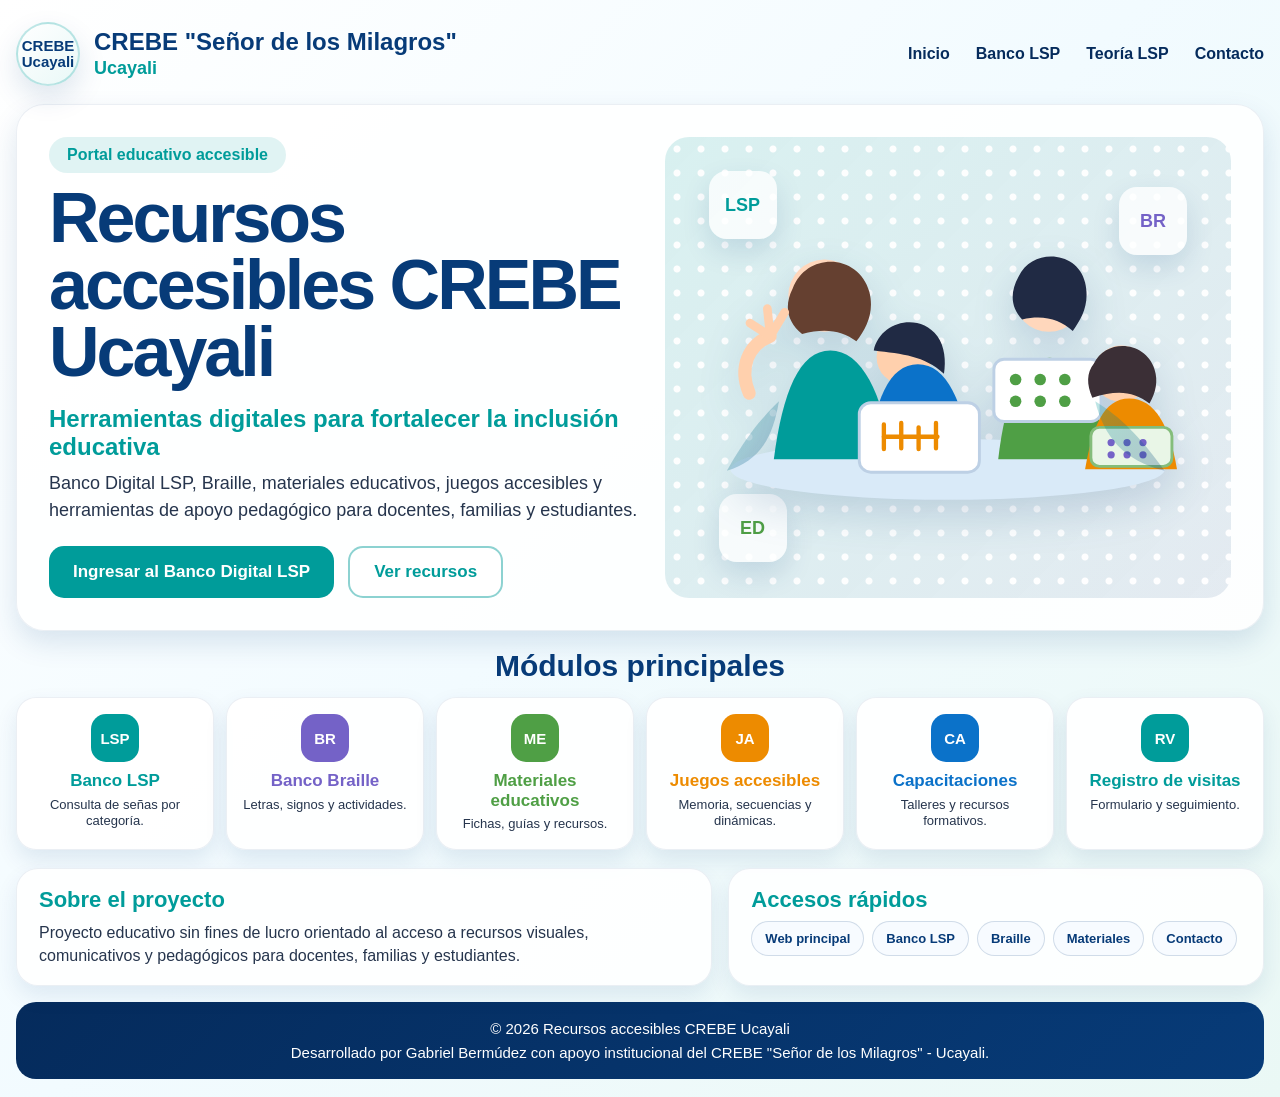
<file: canva-portal.html>
<!doctype html>
<html lang="es">
<head>
  <meta charset="utf-8">
  <meta name="viewport" content="width=device-width, initial-scale=1">
  <meta name="description" content="Versión compacta para importar a Canva Web del portal de recursos accesibles CREBE Ucayali.">
  <title>Recursos accesibles CREBE Ucayali - Versión Canva</title>
  <style>
    :root {
      --azul: #073b78;
      --azul-oscuro: #052b5c;
      --turquesa: #009c9a;
      --verde: #4f9f45;
      --morado: #7462c7;
      --naranja: #ed8b00;
      --celeste: #edf8ff;
      --texto: #26354d;
      --blanco: #ffffff;
      --sombra: 0 12px 28px rgba(7, 59, 120, 0.13);
    }

    * { box-sizing: border-box; }

    body {
      margin: 0;
      min-height: 100vh;
      font-family: Arial, Helvetica, sans-serif;
      color: var(--texto);
      background: linear-gradient(135deg, #ffffff 0%, #f2fbff 48%, #eaf8f5 100%);
    }

    a { color: inherit; text-decoration: none; }

    .pagina {
      width: min(1380px, calc(100% - 32px));
      margin: 0 auto;
      padding: 22px 0 18px;
    }

    .barra {
      display: flex;
      justify-content: space-between;
      align-items: center;
      gap: 24px;
      margin-bottom: 18px;
    }

    .marca {
      display: flex;
      align-items: center;
      gap: 14px;
    }

    .logo {
      display: grid;
      place-items: center;
      width: 64px;
      height: 64px;
      border-radius: 50%;
      background: linear-gradient(135deg, #ffffff, #e9f8f7);
      border: 2px solid rgba(0, 156, 154, 0.25);
      box-shadow: var(--sombra);
      color: var(--azul);
      font-weight: 900;
      font-size: 15px;
      text-align: center;
      line-height: 1.05;
    }

    .marca strong {
      display: block;
      color: var(--azul);
      font-size: 24px;
      line-height: 1.1;
    }

    .marca span {
      display: block;
      color: var(--turquesa);
      font-size: 18px;
      font-weight: 800;
      margin-top: 2px;
    }

    .menu {
      display: flex;
      gap: 26px;
      color: var(--azul-oscuro);
      font-weight: 800;
      font-size: 16px;
    }

    .hero {
      display: grid;
      grid-template-columns: 1.02fr 0.98fr;
      gap: 26px;
      padding: 32px;
      border-radius: 28px;
      background: rgba(255, 255, 255, 0.86);
      box-shadow: var(--sombra);
      border: 1px solid rgba(7, 59, 120, 0.08);
    }

    .etiqueta {
      display: inline-block;
      margin: 0 0 12px;
      padding: 9px 18px;
      border-radius: 999px;
      background: rgba(0, 156, 154, 0.12);
      color: var(--turquesa);
      font-weight: 900;
      font-size: 16px;
    }

    h1 {
      margin: 0;
      color: var(--azul);
      font-size: 70px;
      line-height: 0.96;
      letter-spacing: -3px;
    }

    .subtitulo {
      margin: 18px 0 8px;
      color: var(--turquesa);
      font-size: 24px;
      line-height: 1.2;
      font-weight: 900;
    }

    .descripcion {
      max-width: 640px;
      margin: 0;
      font-size: 18px;
      line-height: 1.5;
    }

    .botones {
      display: flex;
      gap: 14px;
      flex-wrap: wrap;
      margin-top: 22px;
    }

    .boton {
      display: inline-flex;
      align-items: center;
      justify-content: center;
      min-height: 50px;
      padding: 14px 24px;
      border-radius: 15px;
      font-weight: 900;
      font-size: 17px;
    }

    .principal {
      color: #ffffff;
      background: var(--turquesa);
    }

    .secundario {
      color: var(--turquesa);
      background: #ffffff;
      border: 2px solid rgba(0, 156, 154, 0.45);
    }

    .ilustracion {
      position: relative;
      min-height: 350px;
      border-radius: 24px;
      overflow: hidden;
      background:
        radial-gradient(circle at center, rgba(255,255,255,0.95) 0 3px, transparent 4px) 0 0 / 24px 24px,
        linear-gradient(135deg, rgba(0, 156, 154, 0.15), rgba(7, 59, 120, 0.10));
      display: grid;
      place-items: center;
    }

    .globo {
      position: absolute;
      display: grid;
      place-items: center;
      width: 68px;
      height: 68px;
      border-radius: 18px;
      background: rgba(255,255,255,0.78);
      box-shadow: var(--sombra);
      font-weight: 900;
      font-size: 18px;
    }

    .g1 { top: 34px; left: 44px; color: var(--turquesa); }
    .g2 { top: 50px; right: 44px; color: var(--morado); }
    .g3 { bottom: 36px; left: 54px; color: var(--verde); }

    .familia {
      width: 92%;
      max-width: 570px;
      filter: drop-shadow(0 16px 20px rgba(7, 59, 120, 0.16));
    }

    .modulos {
      margin-top: 18px;
    }

    .modulos h2 {
      margin: 0 0 14px;
      text-align: center;
      color: var(--azul);
      font-size: 30px;
    }

    .grid {
      display: grid;
      grid-template-columns: repeat(6, 1fr);
      gap: 12px;
    }

    .card {
      min-height: 138px;
      padding: 16px 14px;
      border-radius: 20px;
      background: rgba(255,255,255,0.92);
      box-shadow: 0 10px 22px rgba(7, 59, 120, 0.10);
      border: 1px solid rgba(7, 59, 120, 0.08);
      text-align: center;
    }

    .icono {
      display: grid;
      place-items: center;
      width: 48px;
      height: 48px;
      margin: 0 auto 9px;
      border-radius: 15px;
      font-weight: 900;
      color: #ffffff;
      font-size: 15px;
    }

    .card h3 {
      margin: 0;
      font-size: 17px;
      line-height: 1.15;
    }

    .card p {
      margin: 6px 0 0;
      font-size: 13px;
      line-height: 1.25;
    }

    .lsp { color: var(--turquesa); }
    .braille { color: var(--morado); }
    .materiales { color: var(--verde); }
    .juegos { color: var(--naranja); }
    .capacitaciones { color: #0b72c9; }
    .visitas { color: var(--turquesa); }

    .bg-lsp { background: var(--turquesa); }
    .bg-braille { background: var(--morado); }
    .bg-materiales { background: var(--verde); }
    .bg-juegos { background: var(--naranja); }
    .bg-capacitaciones { background: #0b72c9; }
    .bg-visitas { background: var(--turquesa); }

    .cierre {
      display: grid;
      grid-template-columns: 1.3fr 1fr;
      gap: 16px;
      margin-top: 18px;
    }

    .sobre,
    .accesos {
      padding: 18px 22px;
      border-radius: 22px;
      background: rgba(255,255,255,0.88);
      border: 1px solid rgba(7, 59, 120, 0.08);
      box-shadow: 0 10px 22px rgba(7, 59, 120, 0.09);
    }

    .sobre h2,
    .accesos h2 {
      margin: 0 0 8px;
      color: var(--turquesa);
      font-size: 22px;
    }

    .sobre p {
      margin: 0;
      font-size: 16px;
      line-height: 1.45;
    }

    .pastillas {
      display: flex;
      flex-wrap: wrap;
      gap: 8px;
    }

    .pastilla {
      padding: 9px 13px;
      border-radius: 999px;
      background: #f7fbff;
      border: 1px solid rgba(7, 59, 120, 0.16);
      color: var(--azul);
      font-weight: 800;
      font-size: 13px;
    }

    footer {
      margin-top: 16px;
      padding: 14px 20px;
      border-radius: 20px;
      background: linear-gradient(135deg, var(--azul-oscuro), var(--azul));
      color: #ffffff;
      text-align: center;
      font-size: 15px;
      line-height: 1.45;
    }

    footer p { margin: 2px 0; }

    @media (max-width: 1100px) {
      h1 { font-size: 56px; }
      .grid { grid-template-columns: repeat(3, 1fr); }
      .hero { grid-template-columns: 1fr; }
    }
  </style>
</head>
<body>
  <div class="pagina">
    <header class="barra">
      <div class="marca">
        <div class="logo">CREBE<br>Ucayali</div>
        <div>
          <strong>CREBE "Señor de los Milagros"</strong>
          <span>Ucayali</span>
        </div>
      </div>
      <nav class="menu" aria-label="Navegación visual">
        <a href="https://crebeucayali.weebly.com/">Inicio</a>
        <a href="https://gabriel-lsp.github.io/banco-digital-lsp/">Banco LSP</a>
        <a href="https://gabriel-lsp.github.io/banco-digital-lsp/teoria.html">Teoría LSP</a>
        <a href="https://gabriel-lsp.github.io/banco-digital-lsp/contacto.html">Contacto</a>
      </nav>
    </header>

    <main>
      <section class="hero">
        <div>
          <p class="etiqueta">Portal educativo accesible</p>
          <h1>Recursos accesibles CREBE Ucayali</h1>
          <p class="subtitulo">Herramientas digitales para fortalecer la inclusión educativa</p>
          <p class="descripcion">Banco Digital LSP, Braille, materiales educativos, juegos accesibles y herramientas de apoyo pedagógico para docentes, familias y estudiantes.</p>
          <div class="botones">
            <a class="boton principal" href="https://gabriel-lsp.github.io/banco-digital-lsp/">Ingresar al Banco Digital LSP</a>
            <a class="boton secundario" href="#recursos">Ver recursos</a>
          </div>
        </div>

        <div class="ilustracion">
          <div class="globo g1">LSP</div>
          <div class="globo g2">BR</div>
          <div class="globo g3">ED</div>
          <svg class="familia" viewBox="0 0 720 420" role="img" aria-label="Ilustración de inclusión educativa">
            <defs>
              <linearGradient id="azulverde" x1="0" x2="1" y1="0" y2="1">
                <stop offset="0" stop-color="#009c9a"/>
                <stop offset="1" stop-color="#073b78"/>
              </linearGradient>
            </defs>
            <ellipse cx="360" cy="350" rx="300" ry="42" fill="#d9eaf8"/>
            <circle cx="190" cy="110" r="50" fill="#ffd7bc"/>
            <path d="M120 336c12-92 35-150 78-150s72 58 86 150z" fill="#009c9a"/>
            <path d="M146 100c20-52 92-48 106 5 7 28-4 50-18 68-19-14-42-19-75-10-21-17-25-39-13-63z" fill="#654030"/>
            <path d="M86 245c-15-36-1-67 29-79" fill="none" stroke="#ffd0ad" stroke-width="18" stroke-linecap="round"/>
            <path d="M115 166l20-33M115 166l-28-18M115 166l-4-38" fill="none" stroke="#ffd0ad" stroke-width="12" stroke-linecap="round"/>
            <circle cx="300" cy="195" r="38" fill="#ffd0ad"/>
            <path d="M250 338c8-82 29-133 69-133s63 52 74 133z" fill="#0b72c9"/>
            <path d="M258 186c8-40 62-54 88-20 10 14 12 34 9 52-28-25-56-27-97-32z" fill="#202a44"/>
            <rect x="238" y="258" width="166" height="96" rx="16" fill="#ffffff" stroke="#bdd0e5" stroke-width="4"/>
            <g fill="none" stroke="#ed8b00" stroke-width="6" stroke-linecap="round">
              <path d="M272 288v34M296 286v35M320 292v30M344 286v35"/>
              <path d="M272 305h74"/>
            </g>
            <circle cx="500" cy="112" r="48" fill="#ffd7bc"/>
            <path d="M430 336c10-85 31-140 71-140s66 54 80 140z" fill="#4f9f45"/>
            <path d="M458 84c19-41 82-36 92 8 7 30-5 50-17 67-18-16-40-23-70-16-17-18-16-39-5-59z" fill="#202a44"/>
            <rect x="424" y="198" width="148" height="86" rx="14" fill="#ffffff" stroke="#bdd0e5" stroke-width="4"/>
            <g fill="#4f9f45">
              <circle cx="454" cy="226" r="8"/><circle cx="488" cy="226" r="8"/><circle cx="522" cy="226" r="8"/>
              <circle cx="454" cy="256" r="8"/><circle cx="488" cy="256" r="8"/><circle cx="522" cy="256" r="8"/>
            </g>
            <circle cx="600" cy="218" r="39" fill="#ffd0ad"/>
            <path d="M550 350c10-58 25-98 61-98s56 39 66 98z" fill="#ed8b00"/>
            <path d="M562 204c18-36 72-31 84 8 5 16 2 31-7 47-22-17-45-19-79-8-8-19-8-34 2-47z" fill="#3b2f36"/>
            <rect x="558" y="292" width="112" height="54" rx="12" fill="#e9f6e7" stroke="#84bd7b" stroke-width="4"/>
            <g fill="#7462c7">
              <circle cx="586" cy="313" r="5"/><circle cx="608" cy="313" r="5"/><circle cx="630" cy="313" r="5"/>
              <circle cx="586" cy="330" r="5"/><circle cx="608" cy="330" r="5"/><circle cx="630" cy="330" r="5"/>
            </g>
            <g fill="url(#azulverde)" opacity="0.26">
              <path d="M55 352c24-42 43-68 72-96-8 48-25 82-72 96z"/>
              <path d="M660 352c-35-48-62-75-96-96 12 48 38 82 96 96z"/>
            </g>
          </svg>
        </div>
      </section>

      <section id="recursos" class="modulos">
        <h2>Módulos principales</h2>
        <div class="grid">
          <article class="card"><div class="icono bg-lsp">LSP</div><h3 class="lsp">Banco LSP</h3><p>Consulta de señas por categoría.</p></article>
          <article class="card"><div class="icono bg-braille">BR</div><h3 class="braille">Banco Braille</h3><p>Letras, signos y actividades.</p></article>
          <article class="card"><div class="icono bg-materiales">ME</div><h3 class="materiales">Materiales educativos</h3><p>Fichas, guías y recursos.</p></article>
          <article class="card"><div class="icono bg-juegos">JA</div><h3 class="juegos">Juegos accesibles</h3><p>Memoria, secuencias y dinámicas.</p></article>
          <article class="card"><div class="icono bg-capacitaciones">CA</div><h3 class="capacitaciones">Capacitaciones</h3><p>Talleres y recursos formativos.</p></article>
          <article class="card"><div class="icono bg-visitas">RV</div><h3 class="visitas">Registro de visitas</h3><p>Formulario y seguimiento.</p></article>
        </div>
      </section>

      <section class="cierre">
        <div class="sobre">
          <h2>Sobre el proyecto</h2>
          <p>Proyecto educativo sin fines de lucro orientado al acceso a recursos visuales, comunicativos y pedagógicos para docentes, familias y estudiantes.</p>
        </div>
        <div class="accesos">
          <h2>Accesos rápidos</h2>
          <div class="pastillas">
            <a class="pastilla" href="https://crebeucayali.weebly.com/">Web principal</a>
            <a class="pastilla" href="https://gabriel-lsp.github.io/banco-digital-lsp/">Banco LSP</a>
            <a class="pastilla" href="#recursos">Braille</a>
            <a class="pastilla" href="#recursos">Materiales</a>
            <a class="pastilla" href="https://gabriel-lsp.github.io/banco-digital-lsp/contacto.html">Contacto</a>
          </div>
        </div>
      </section>
    </main>

    <footer>
      <p>© 2026 Recursos accesibles CREBE Ucayali</p>
      <p>Desarrollado por Gabriel Bermúdez con apoyo institucional del CREBE "Señor de los Milagros" - Ucayali.</p>
    </footer>
  </div>
</body>
</html>
</file>
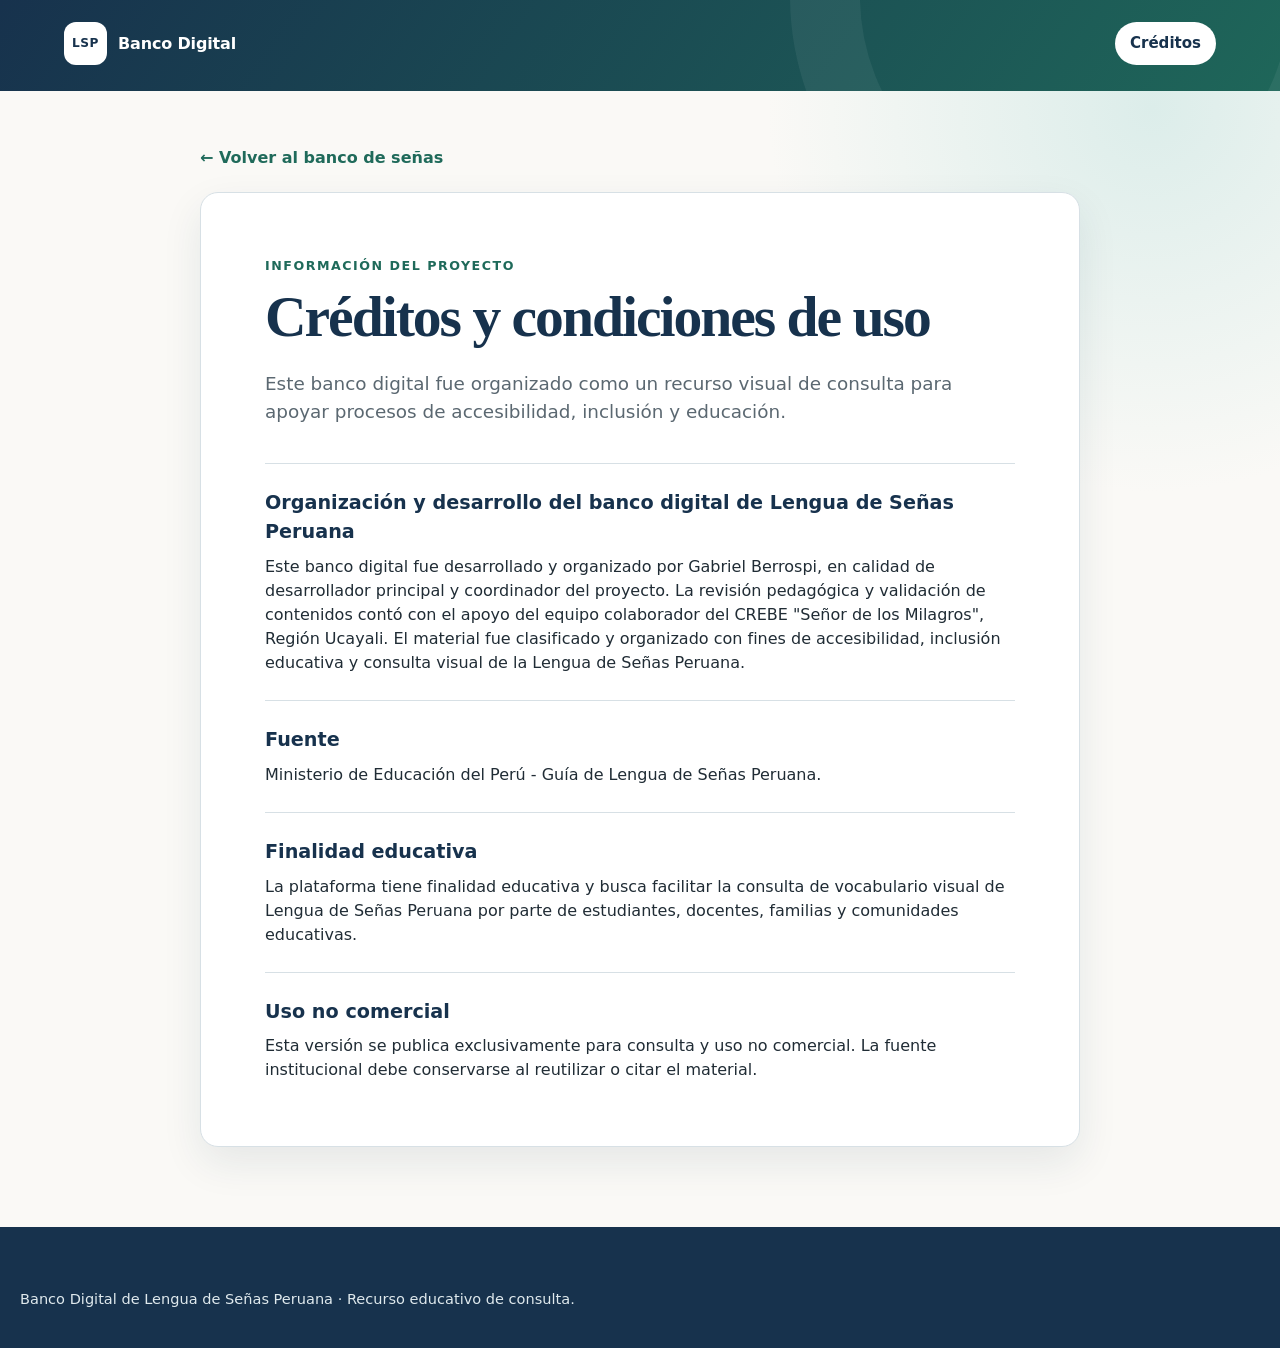
<file: creditos.html>
<!doctype html>
<html lang="es">
<head>
  <meta charset="utf-8">
  <meta name="viewport" content="width=device-width, initial-scale=1">
  <meta
    name="description"
    content="Créditos y condiciones de uso del Banco Digital de Lengua de Señas Peruana."
  >
  <title>Créditos | Banco Digital de Lengua de Señas Peruana</title>
  <link rel="stylesheet" href="estilos.css">
</head>
<body class="pagina-creditos">
  <a class="salto-contenido" href="#contenido">Ir al contenido</a>

  <header class="cabecera cabecera-interior">
    <nav class="navegacion" aria-label="Navegación principal">
      <a class="marca" href="index.html" aria-label="Volver al banco">
        <span class="marca-icono" aria-hidden="true">LSP</span>
        <span>Banco Digital</span>
      </a>
      <a class="enlace-creditos activo" href="creditos.html">Créditos</a>
    </nav>
  </header>

  <main id="contenido" class="contenido-creditos">
    <a class="volver" href="index.html">← Volver al banco de señas</a>

    <article class="tarjeta-creditos">
      <p class="seccion-etiqueta">Información del proyecto</p>
      <h1>Créditos y condiciones de uso</h1>
      <p class="introduccion">
        Este banco digital fue organizado como un recurso visual de consulta
        para apoyar procesos de accesibilidad, inclusión y educación.
      </p>
  <section>
        <h2>Organización y desarrollo del banco digital de Lengua de Señas Peruana</h2>
        <p>
          Este banco digital fue desarrollado y organizado por Gabriel Berrospi, 
          en calidad de desarrollador principal y coordinador del proyecto. 
          La revisión pedagógica y validación de contenidos contó con el apoyo del equipo colaborador
          del CREBE "Señor de los Milagros", Región Ucayali.
          El material fue clasificado y organizado con fines de accesibilidad, 
          inclusión educativa y consulta visual de la Lengua de Señas Peruana.
        </p>
      </section>
      <section>
        <h2>Fuente</h2>
        <p>
          Ministerio de Educación del Perú - Guía de Lengua de Señas
          Peruana.
        </p>
      </section>
  <section>
        <h2>Finalidad educativa</h2>
        <p>
          La plataforma tiene finalidad educativa y busca facilitar la
          consulta de vocabulario visual de Lengua de Señas Peruana por parte
          de estudiantes, docentes, familias y comunidades educativas.
        </p>
      </section>
      <section>
        <h2>Uso no comercial</h2>
        <p>
          Esta versión se publica exclusivamente para consulta y uso no
          comercial. La fuente institucional debe conservarse al reutilizar
          o citar el material.
        </p>
      </section>
    </article>
  </main>

  <footer>
    <p>
      Banco Digital de Lengua de Señas Peruana · Recurso educativo de
      consulta.
    </p>
  </footer>
</body>
</html>
</file>
<file: estilos.css>
:root {
  color-scheme: light;
  --azul-900: #17324d;
  --azul-800: #214664;
  --azul-700: #2f5f7d;
  --azul-100: #e8f1f5;
  --verde-700: #1f6a5a;
  --verde-600: #287c68;
  --verde-100: #e5f3ef;
  --arena-50: #faf9f6;
  --arena-100: #f2efe8;
  --tinta: #202c35;
  --texto-suave: #5b6871;
  --blanco: #ffffff;
  --borde: #d7e0e5;
  --sombra: 0 16px 40px rgba(23, 50, 77, 0.09);
  --radio: 18px;
  font-family:
    Inter, ui-sans-serif, system-ui, -apple-system, BlinkMacSystemFont,
    "Segoe UI", sans-serif;
}

* {
  box-sizing: border-box;
}

html {
  scroll-behavior: smooth;
}

body {
  min-width: 320px;
  margin: 0;
  color: var(--tinta);
  background:
    radial-gradient(circle at 90% 8%, #dcedea 0, transparent 24rem),
    var(--arena-50);
  line-height: 1.5;
}

button,
input,
select {
  font: inherit;
}

a {
  color: var(--verde-700);
}

a:focus-visible,
button:focus-visible,
input:focus-visible,
select:focus-visible {
  outline: 3px solid #f0ad4e;
  outline-offset: 3px;
}

.salto-contenido {
  position: fixed;
  top: 12px;
  left: 12px;
  z-index: 100;
  padding: 10px 14px;
  color: var(--blanco);
  background: var(--azul-900);
  border-radius: 8px;
  transform: translateY(-160%);
  transition: transform 0.2s ease;
}

.salto-contenido:focus {
  transform: translateY(0);
}

/* Cabecera principal */

.cabecera {
  position: relative;
  overflow: hidden;
  padding: 22px clamp(20px, 5vw, 72px) 82px;
  color: var(--blanco);
  background:
    linear-gradient(125deg, rgba(23, 50, 77, 0.97), rgba(31, 106, 90, 0.93)),
    var(--azul-900);
}

.cabecera::after {
  position: absolute;
  right: -80px;
  bottom: -190px;
  width: 430px;
  height: 430px;
  border: 70px solid rgba(255, 255, 255, 0.06);
  border-radius: 50%;
  content: "";
}

.cabecera-interior {
  padding-bottom: 26px;
}

/* Navegación superior */

.navegacion {
  position: relative;
  z-index: 1;
  display: flex;
  align-items: center;
  justify-content: space-between;
  max-width: 1240px;
  margin: 0 auto;
}

.marca {
  display: inline-flex;
  gap: 11px;
  align-items: center;
  color: var(--blanco);
  font-weight: 750;
  text-decoration: none;
  letter-spacing: -0.01em;
}

.marca-icono {
  display: grid;
  width: 43px;
  height: 43px;
  place-items: center;
  color: var(--azul-900);
  background: var(--blanco);
  border-radius: 12px;
  font-size: 0.76rem;
  font-weight: 850;
  letter-spacing: 0.05em;
}

.enlaces-superiores {
  display: flex;
  align-items: center;
  justify-content: flex-end;
  gap: 8px;
  flex-wrap: wrap;
}

.enlace-inicio,
.enlace-creditos {
  padding: 9px 14px;
  color: var(--blanco);
  border: 1px solid rgba(255, 255, 255, 0.45);
  border-radius: 999px;
  font-size: 0.94rem;
  font-weight: 700;
  text-decoration: none;
}

.enlace-inicio:hover,
.enlace-creditos:hover,
.enlace-inicio.activo,
.enlace-creditos.activo {
  color: var(--azul-900);
  background: var(--blanco);
}

/* Presentación */

.presentacion {
  position: relative;
  z-index: 1;
  max-width: 1240px;
  margin: 52px auto 0;
}

.bloque-institucional {
  display: flex;
  align-items: center;
  gap: 1.25rem;
  max-width: 760px;
  margin-bottom: 1.8rem;
}

.logo-crebe {
  width: 92px;
  max-width: 92px;
  height: auto;
  object-fit: contain;
  display: block;
  flex-shrink: 0;
}

.texto-institucional {
  border-left: 2px solid rgba(255, 255, 255, 0.35);
  padding-left: 1.25rem;
}

.nombre-institucional {
  margin: 0;
  color: #ffffff;
  font-size: clamp(1rem, 1.6vw, 1.35rem);
  font-weight: 700;
  line-height: 1.25;
}

.detalle-institucional {
  margin: 0.35rem 0 0;
  color: #ffffff;
  font-size: clamp(0.9rem, 1.2vw, 1.05rem);
  font-weight: 500;
  line-height: 1.35;
}

.etiqueta-superior,
.seccion-etiqueta {
  margin: 0 0 10px;
  color: #bde5da;
  font-size: 0.79rem;
  font-weight: 800;
  letter-spacing: 0.12em;
  text-transform: uppercase;
}

.presentacion h1 {
  max-width: 760px;
  margin: 0;
  font-family: Georgia, "Times New Roman", serif;
  font-size: clamp(2.25rem, 4.7vw, 4.1rem);
  font-weight: 600;
  line-height: 1.03;
  letter-spacing: -0.045em;
}

.subtitulo {
  max-width: 670px;
  margin: 20px 0 0;
  color: #e7f1f3;
  font-size: clamp(1rem, 1.7vw, 1.18rem);
}

.apoyo-institucional {
  display: none;
}

/* Contenido principal */

main {
  width: min(1240px, calc(100% - 40px));
  margin: 0 auto;
}

/* Panel de búsqueda */

.panel-busqueda {
  position: relative;
  z-index: 2;
  margin-top: -52px;
  padding: clamp(22px, 4vw, 36px);
  background: rgba(255, 255, 255, 0.98);
  border: 1px solid rgba(215, 224, 229, 0.9);
  border-radius: var(--radio);
  box-shadow: var(--sombra);
}

.panel-encabezado {
  display: flex;
  gap: 20px;
  align-items: flex-start;
  justify-content: space-between;
}

.seccion-etiqueta {
  color: var(--verde-700);
}

.panel-encabezado h2 {
  margin: 0;
  color: var(--azul-900);
  font-family: Georgia, "Times New Roman", serif;
  font-size: clamp(1.7rem, 3vw, 2.35rem);
  font-weight: 600;
  letter-spacing: -0.025em;
}

.controles {
  display: grid;
  grid-template-columns: minmax(0, 1.5fr) minmax(250px, 0.7fr);
  gap: 18px;
  margin-top: 28px;
}

.campo label {
  display: block;
  margin-bottom: 8px;
  color: var(--azul-900);
  font-size: 0.91rem;
  font-weight: 750;
}

.entrada-busqueda {
  position: relative;
}

.entrada-busqueda svg {
  position: absolute;
  top: 50%;
  left: 16px;
  color: var(--azul-700);
  transform: translateY(-50%);
  pointer-events: none;
}

input,
select {
  width: 100%;
  height: 52px;
  color: var(--tinta);
  background: var(--arena-50);
  border: 1px solid var(--borde);
  border-radius: 12px;
}

input {
  padding: 0 16px 0 48px;
}

select {
  padding: 0 40px 0 15px;
}

input:hover,
select:hover {
  border-color: var(--azul-700);
}

/* Botones */

.boton-secundario,
.boton-principal {
  min-height: 44px;
  padding: 10px 17px;
  border-radius: 10px;
  font-weight: 750;
  cursor: pointer;
}

.boton-secundario {
  color: var(--azul-800);
  background: var(--blanco);
  border: 1px solid var(--borde);
}

.boton-secundario:hover {
  background: var(--azul-100);
}

.boton-principal {
  color: var(--blanco);
  background: var(--verde-700);
  border: 1px solid var(--verde-700);
}

.boton-principal:hover {
  background: var(--verde-600);
}

/* Resumen de resultados */

.resultado-resumen {
  display: flex;
  gap: 20px;
  align-items: center;
  justify-content: space-between;
  min-height: 26px;
  margin-top: 22px;
}

#contador {
  margin: 0;
  color: var(--azul-900);
  font-weight: 800;
}

.mostrando {
  margin: 0;
  color: var(--texto-suave);
  font-size: 0.91rem;
}

.estado-carga {
  margin: 42px 0;
  padding: 34px;
  color: var(--texto-suave);
  text-align: center;
  background: var(--blanco);
  border: 1px dashed var(--borde);
  border-radius: var(--radio);
}

.estado-carga[hidden] {
  display: none;
}

.estado-carga.error {
  color: #7a2e2e;
  background: #fff4f2;
  border-color: #e8b8b2;
}

/* Galería */

.galeria {
  display: grid;
  grid-template-columns: repeat(4, minmax(0, 1fr));
  gap: 22px;
  padding: 40px 0 18px;
}

.tarjeta {
  overflow: hidden;
  min-width: 0;
  background: var(--blanco);
  border: 1px solid var(--borde);
  border-radius: 16px;
  box-shadow: 0 8px 28px rgba(23, 50, 77, 0.06);
  transition:
    transform 0.2s ease,
    box-shadow 0.2s ease;
}

.tarjeta:hover {
  box-shadow: 0 16px 34px rgba(23, 50, 77, 0.13);
  transform: translateY(-3px);
}

.marco-imagen {
  display: grid;
  aspect-ratio: 4 / 3;
  place-items: center;
  padding: 12px;
  background:
    linear-gradient(145deg, #edf4f3, #f7f4ed);
  border-bottom: 1px solid var(--borde);
}

.imagen-sena {
  width: 100%;
  height: 100%;
  object-fit: contain;
  background: var(--blanco);
  border-radius: 9px;
}

.imagen-sena.error-imagen {
  opacity: 0.2;
}

.tarjeta-contenido {
  padding: 17px 18px 19px;
}

.categoria-tarjeta {
  margin: 0 0 7px;
  color: var(--verde-700);
  font-size: 0.72rem;
  font-weight: 850;
  letter-spacing: 0.085em;
  text-transform: uppercase;
}

.palabra-tarjeta {
  margin: 0;
  color: var(--azul-900);
  font-family: Georgia, "Times New Roman", serif;
  font-size: 1.48rem;
  font-weight: 600;
  line-height: 1.15;
  overflow-wrap: anywhere;
}

.fuente-tarjeta {
  display: none;
}

.acciones-galeria {
  display: flex;
  justify-content: center;
  min-height: 70px;
  padding: 12px 0 28px;
}

/* Pie de página */

footer {
  margin-top: 60px;
  padding: 46px 20px 24px;
  color: #dfe9ed;
  background: var(--azul-900);
  font-size: 0.91rem;
}

.footer-contenido {
  display: grid;
  grid-template-columns: 1.4fr 0.8fr 1.1fr 0.8fr;
  gap: 32px;
  width: min(1240px, 100%);
  margin: 0 auto;
  text-align: left;
}

.footer-bloque h2 {
  margin: 0 0 12px;
  color: #ffffff;
  font-size: 1rem;
  font-weight: 800;
}

.footer-bloque p {
  margin: 0;
  color: #dfe9ed;
  line-height: 1.6;
}

.footer-bloque a {
  color: #bde5da;
  text-decoration: none;
}

.footer-bloque a:hover {
  text-decoration: underline;
}

.footer-final {
  width: min(1240px, 100%);
  margin: 34px auto 0;
  padding-top: 18px;
  border-top: 1px solid rgba(255, 255, 255, 0.16);
  text-align: center;
}

.footer-final p {
  margin: 0;
  color: #dfe9ed;
  line-height: 1.5;
}

@media (max-width: 900px) {
  .footer-contenido {
    grid-template-columns: repeat(2, minmax(0, 1fr));
  }
}

@media (max-width: 560px) {
  .footer-contenido {
    grid-template-columns: 1fr;
    gap: 24px;
  }

  footer {
    padding: 34px 20px 22px;
  }
}

/* Accesibilidad */

.solo-lectores {
  position: absolute;
  width: 1px;
  height: 1px;
  padding: 0;
  overflow: hidden;
  clip: rect(0, 0, 0, 0);
  white-space: nowrap;
  border: 0;
}

/* Página de créditos */

.contenido-creditos {
  max-width: 880px;
  padding: 55px 0 20px;
}

.volver {
  display: inline-block;
  margin-bottom: 22px;
  font-weight: 750;
  text-decoration: none;
}

.tarjeta-creditos {
  padding: clamp(26px, 6vw, 64px);
  background: var(--blanco);
  border: 1px solid var(--borde);
  border-radius: var(--radio);
  box-shadow: var(--sombra);
}

.tarjeta-creditos h1 {
  margin: 0;
  color: var(--azul-900);
  font-family: Georgia, "Times New Roman", serif;
  font-size: clamp(2.15rem, 5vw, 3.6rem);
  font-weight: 600;
  line-height: 1.08;
  letter-spacing: -0.035em;
}

.tarjeta-creditos .introduccion {
  margin: 22px 0 38px;
  color: var(--texto-suave);
  font-size: 1.15rem;
}

.tarjeta-creditos section {
  padding: 25px 0;
  border-top: 1px solid var(--borde);
}

.tarjeta-creditos section:last-child {
  padding-bottom: 0;
}

.tarjeta-creditos h2 {
  margin: 0 0 8px;
  color: var(--azul-900);
  font-size: 1.2rem;
}

.tarjeta-creditos section p {
  margin: 0;
}

/* Pantallas medianas */

@media (max-width: 1050px) {
  .galeria {
    grid-template-columns: repeat(3, minmax(0, 1fr));
  }
}

/* Tablets y celulares grandes */

@media (max-width: 760px) {
  .cabecera {
    padding-right: 20px;
    padding-bottom: 96px;
    padding-left: 20px;
  }

  .presentacion {
    margin-top: 46px;
  }

  .bloque-institucional {
    gap: 0.9rem;
    margin-bottom: 1.5rem;
  }

  .logo-crebe {
    width: 76px;
    max-width: 76px;
  }

  .texto-institucional {
    padding-left: 0.8rem;
  }

  .nombre-institucional {
    font-size: 0.95rem;
  }

  .detalle-institucional {
    font-size: 0.82rem;
  }

  main {
    width: min(100% - 28px, 1240px);
  }

  .panel-busqueda {
    margin-top: -48px;
  }

  .panel-encabezado,
  .resultado-resumen {
    align-items: stretch;
    flex-direction: column;
  }

  .boton-secundario {
    align-self: flex-start;
  }

  .controles {
    grid-template-columns: 1fr;
  }

  .galeria {
    grid-template-columns: repeat(2, minmax(0, 1fr));
    gap: 15px;
  }
}

/* Celulares pequeños */

@media (max-width: 500px) {
  .marca > span:last-child {
    display: none;
  }

  .bloque-institucional {
    align-items: center;
    gap: 0.75rem;
  }

  .logo-crebe {
    width: 68px;
    max-width: 68px;
  }

  .texto-institucional {
    padding-left: 0.7rem;
  }

  .nombre-institucional {
    font-size: 0.84rem;
  }

  .detalle-institucional {
    font-size: 0.74rem;
  }

  .presentacion h1 {
    font-size: 2.45rem;
  }

  .subtitulo {
    font-size: 1rem;
  }

  .galeria {
    grid-template-columns: 1fr;
  }

  .marco-imagen {
    aspect-ratio: 16 / 11;
  }

  .boton-secundario,
  .boton-principal {
    width: 100%;
  }

  .contenido-creditos {
    padding-top: 30px;
  }
}

/* Reducción de movimiento */

@media (prefers-reduced-motion: reduce) {
  *,
  *::before,
  *::after {
    scroll-behavior: auto !important;
    transition: none !important;
  }
}

.galeria.galeria-secuencia {
  grid-template-columns: 1fr;
  max-width: 1050px;
  margin: 0 auto;
  gap: 28px;
}

.galeria.galeria-secuencia .tarjeta {
  border-radius: 18px;
}

.galeria.galeria-secuencia .marco-imagen {
  aspect-ratio: auto;
  padding: 18px;
  background: #ffffff;
}

.galeria.galeria-secuencia .imagen-sena {
  width: 100%;
  height: auto;
  max-height: none;
  object-fit: contain;
}

.galeria.galeria-secuencia .tarjeta-contenido {
  padding: 18px 24px 22px;
}

.galeria.galeria-secuencia .categoria-tarjeta {
  font-size: 0.78rem;
}

.galeria.galeria-secuencia .palabra-tarjeta {
  font-size: clamp(1.6rem, 3vw, 2.2rem);
}

.pestanas-secuencias {
  display: flex;
  flex-wrap: wrap;
  gap: 10px;
  margin: 18px 0 14px;
  padding: 14px;
  background: #eef7f4;
  border: 1px solid #c7ded8;
  border-radius: 18px;
}

.pestana-secuencia {
  border: 1px solid #b9d5ce;
  background: #ffffff;
  color: #174b57;
  padding: 10px 16px;
  border-radius: 999px;
  font-family: inherit;
  font-size: 0.92rem;
  font-weight: 800;
  cursor: pointer;
  box-shadow: 0 6px 14px rgba(16, 42, 67, 0.08);
}

.pestana-secuencia:hover {
  background: #f7fbfa;
  border-color: #86b9ad;
}

.pestana-secuencia.activa {
  background: #0f5f5c;
  color: #ffffff;
  border-color: #0f5f5c;
}

.pestana-secuencia:focus-visible {
  outline: 3px solid #f6c453;
  outline-offset: 2px;
}

@media (max-width: 640px) {
  .pestanas-secuencias {
    flex-direction: column;
  }

  .pestana-secuencia {
    width: 100%;
    text-align: center;
  }
}
</file>
